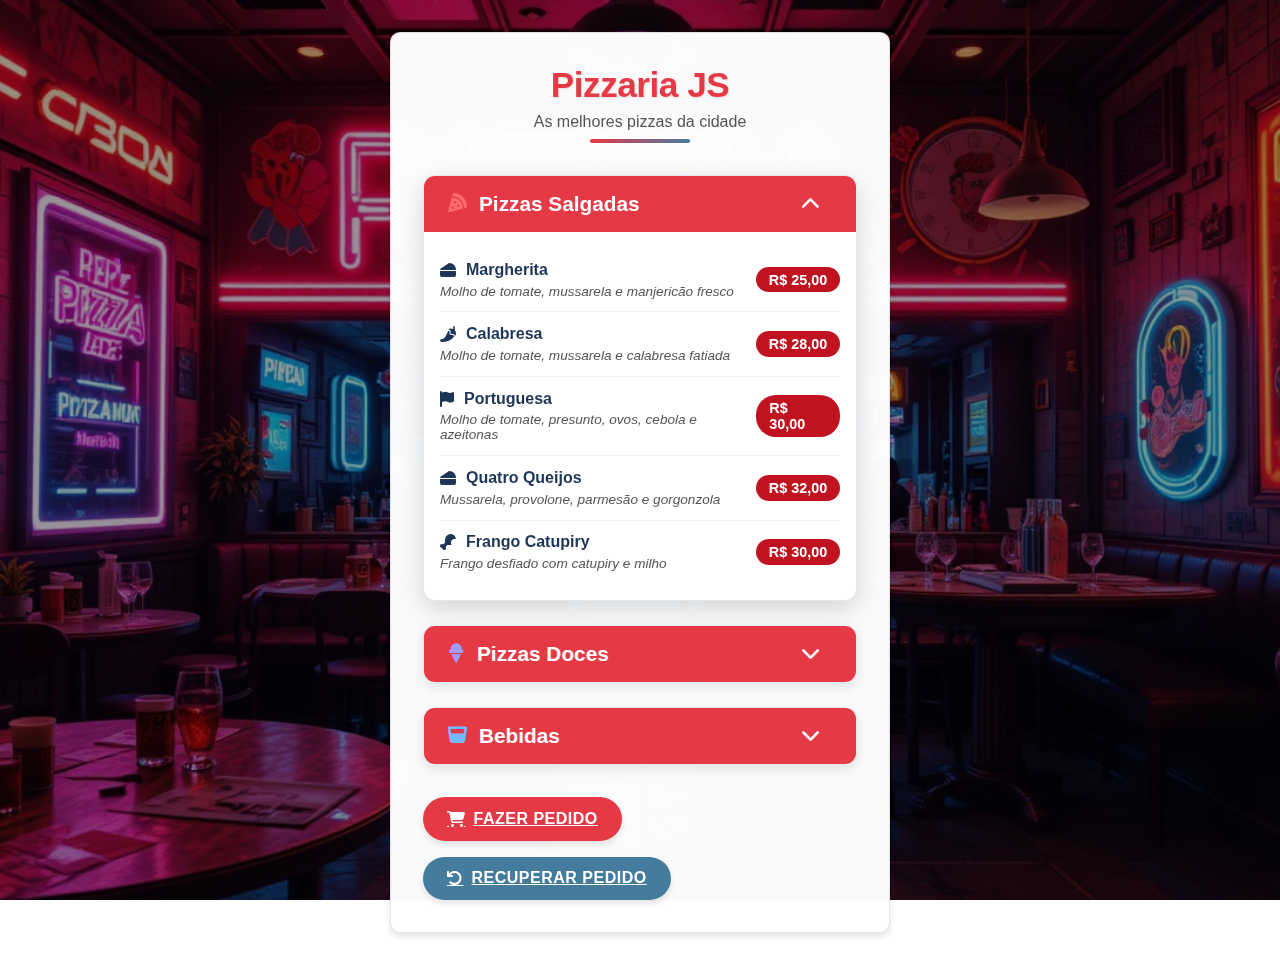
<file: index.html>
<!DOCTYPE html>
<html lang="pt-BR">
<head>
    <!-- Configurações básicas da página -->
    <meta charset="UTF-8">
    <meta name="viewport" content="width=device-width, initial-scale=1.0">
    <title>Pizzaria JS - Cardápio Digital</title>
    <link rel="icon" type="image/png" href="icon.png">
    
    <!-- Links para folhas de estilo -->
    <link rel="stylesheet" href="styles.css">
    <link rel="stylesheet" href="https://cdnjs.cloudflare.com/ajax/libs/font-awesome/6.4.0/css/all.min.css">
</head>
<body>
    <!-- Container principal -->
    <div class="container">
        <!-- Cabeçalho da página -->
        <div class="cabecalho">
            <h1 class="titulo">Pizzaria JS</h1>
            <p class="subtitulo">As melhores pizzas da cidade</p>
        </div>

        <!-- Seção do cardápio -->
        <div class="cardapio">
            
            <!-- ========== PIZZAS SALGADAS ========== -->
            <div class="secao-cardapio">
                <div class="cabecalho-secao" onclick="alternarSecao(this)">
                    <i class="fas fa-pizza-slice icone-pizza"></i>
                    <h2>Pizzas Salgadas</h2>
                    <i class="fas fa-chevron-down"></i>
                </div>
                <div class="conteudo-secao">
                    <!-- Item Margherita -->
                    <div class="item-cardapio">
                        <div class="info-item">
                            <div class="nome-item">
                                <i class="fas fa-cheese"></i> Margherita
                            </div>
                            <div class="descricao-item">Molho de tomate, mussarela e manjericão fresco</div>
                        </div>
                        <span class="preco-item">R$ 25,00</span>
                    </div>
                    
                    <!-- Item Calabresa -->
                    <div class="item-cardapio">
                        <div class="info-item">
                            <div class="nome-item">
                                <i class="fas fa-pepper-hot"></i> Calabresa
                            </div>
                            <div class="descricao-item">Molho de tomate, mussarela e calabresa fatiada</div>
                        </div>
                        <span class="preco-item">R$ 28,00</span>
                    </div>
                    
                    <!-- Item Portuguesa -->
                    <div class="item-cardapio">
                        <div class="info-item">
                            <div class="nome-item">
                                <i class="fas fa-flag"></i> Portuguesa
                            </div>
                            <div class="descricao-item">Molho de tomate, presunto, ovos, cebola e azeitonas</div>
                        </div>
                        <span class="preco-item">R$ 30,00</span>
                    </div>
                    
                    <!-- Item Quatro Queijos -->
                    <div class="item-cardapio">
                        <div class="info-item">
                            <div class="nome-item">
                                <i class="fas fa-cheese"></i> Quatro Queijos
                            </div>
                            <div class="descricao-item">Mussarela, provolone, parmesão e gorgonzola</div>
                        </div>
                        <span class="preco-item">R$ 32,00</span>
                    </div>
                    
                    <!-- Item Frango Catupiry -->
                    <div class="item-cardapio">
                        <div class="info-item">
                            <div class="nome-item">
                                <i class="fas fa-drumstick-bite"></i> Frango Catupiry
                            </div>
                            <div class="descricao-item">Frango desfiado com catupiry e milho</div>
                        </div>
                        <span class="preco-item">R$ 30,00</span>
                    </div>
                </div>
            </div>

            <!-- ========== PIZZAS DOCES ========== -->
            <div class="secao-cardapio">
                <div class="cabecalho-secao" onclick="alternarSecao(this)">
                    <i class="fas fa-ice-cream icone-doce"></i>
                    <h2>Pizzas Doces</h2>
                    <i class="fas fa-chevron-down"></i>
                </div>
                <div class="conteudo-secao">
                    <!-- Item Sorvete -->
                    <div class="item-cardapio">
                        <div class="info-item">
                            <div class="nome-item">
                                <i class="fas fa-ice-cream"></i> Sorvete
                            </div>
                            <div class="descricao-item">Massa doce com sorvete de creme</div>
                        </div>
                        <span class="preco-item">R$ 20,00</span>
                    </div>
                    
                    <!-- Item Chocolate -->
                    <div class="item-cardapio">
                        <div class="info-item">
                            <div class="nome-item">
                                <i class="fas fa-candy-cane"></i> Chocolate
                            </div>
                            <div class="descricao-item">Chocolate ao leite com granulados</div>
                        </div>
                        <span class="preco-item">R$ 22,00</span>
                    </div>
                    
                    <!-- Item Açaí -->
                    <div class="item-cardapio">
                        <div class="info-item">
                            <div class="nome-item">
                                <i class="fas fa-wine-bottle"></i> Açaí
                            </div>
                            <div class="descricao-item">Creme de açaí com banana e granola</div>
                        </div>
                        <span class="preco-item">R$ 24,00</span>
                    </div>
                    
                    <!-- Item Banana Queijo -->
                    <div class="item-cardapio">
                        <div class="info-item">
                            <div class="nome-item">
                                <i class="fas fa-apple-alt"></i> Banana Queijo
                            </div>
                            <div class="descricao-item">Banana caramelizada com queijo derretido</div>
                        </div>
                        <span class="preco-item">R$ 26,00</span>
                    </div>
                </div>
            </div>

            <!-- ========== BEBIDAS ========== -->
            <div class="secao-cardapio">
                <div class="cabecalho-secao" onclick="alternarSecao(this)">
                    <i class="fas fa-glass-whiskey icone-bebida"></i>
                    <h2>Bebidas</h2>
                    <i class="fas fa-chevron-down"></i>
                </div>
                <div class="conteudo-secao">
                    <!-- Item Coca-Cola -->
                    <div class="item-cardapio">
                        <div class="info-item">
                            <div class="nome-item">
                                <i class="fas fa-wine-bottle"></i> Coca-Cola
                            </div>
                            <div class="descricao-item">Lata 350ml</div>
                        </div>
                        <span class="preco-item">R$ 8,00</span>
                    </div>
                    
                    <!-- Item Guaraná -->
                    <div class="item-cardapio">
                        <div class="info-item">
                            <div class="nome-item">
                                <i class="fas fa-wine-bottle"></i> Guaraná
                            </div>
                            <div class="descricao-item">Lata 350ml</div>
                        </div>
                        <span class="preco-item">R$ 7,00</span>
                    </div>
                    
                    <!-- Item Fanta -->
                    <div class="item-cardapio">
                        <div class="info-item">
                            <div class="nome-item">
                                <i class="fas fa-wine-bottle"></i> Fanta
                            </div>
                            <div class="descricao-item">Lata 350ml</div>
                        </div>
                        <span class="preco-item">R$ 6,00</span>
                    </div>
                    
                    <!-- Item Sprite -->
                    <div class="item-cardapio">
                        <div class="info-item">
                            <div class="nome-item">
                                <i class="fas fa-wine-bottle"></i> Sprite
                            </div>
                            <div class="descricao-item">Lata 350ml</div>
                        </div>
                        <span class="preco-item">R$ 6,00</span>
                    </div>
                    
                    <!-- Item Pepsi -->
                    <div class="item-cardapio">
                        <div class="info-item">
                            <div class="nome-item">
                                <i class="fas fa-wine-bottle"></i> Pepsi
                            </div>
                            <div class="descricao-item">Lata 350ml</div>
                        </div>
                        <span class="preco-item">R$ 7,00</span>
                    </div>
                </div>
            </div>
        </div>

        <!-- Botão para fazer pedido -->
        <a href="pedido.html" class="botao principal efeito-pulsar">
            <i class="fas fa-shopping-cart"></i> Fazer Pedido
        </a>
        <a href="recuperar.html" class="botao secundario" style="margin-top: 1rem;">
            <i class="fas fa-undo"></i> Recuperar Pedido
        </a>
    </div>

    <!-- Scripts JavaScript -->
    <script>
        /**
         * Alterna a visibilidade de uma seção do cardápio
         * @param {HTMLElement} cabecalho - Elemento do cabeçalho clicado
         */
        function alternarSecao(cabecalho) {
            const secao = cabecalho.parentElement;
            const conteudo = secao.querySelector('.conteudo-secao');
            const icone = cabecalho.querySelector('.fa-chevron-down');
            
            // Alterna a classe 'ativo' no conteúdo
            conteudo.classList.toggle('ativo');
            
            if (conteudo.classList.contains('ativo')) {
                icone.style.transform = 'rotate(180deg)';
                secao.style.boxShadow = '0 8px 25px rgba(0, 0, 0, 0.15)';
            } else {
                icone.style.transform = 'rotate(0deg)';
                secao.style.boxShadow = '0 4px 12px rgba(0, 0, 0, 0.1)';
            }
        }

        // Quando o documento estiver carregado
        document.addEventListener('DOMContentLoaded', function() {
            // Abre a primeira seção automaticamente
            const primeiraSecao = document.querySelector('.secao-cardapio');
            if (primeiraSecao) {
                const primeiroConteudo = primeiraSecao.querySelector('.conteudo-secao');
                const primeiroIcone = primeiraSecao.querySelector('.fa-chevron-down');
                primeiroConteudo.classList.add('ativo');
                primeiroIcone.style.transform = 'rotate(180deg)';
                primeiraSecao.style.boxShadow = '0 8px 25px rgba(0, 0, 0, 0.15)';
            }
        });
    </script>
</body>
</html>
</file>
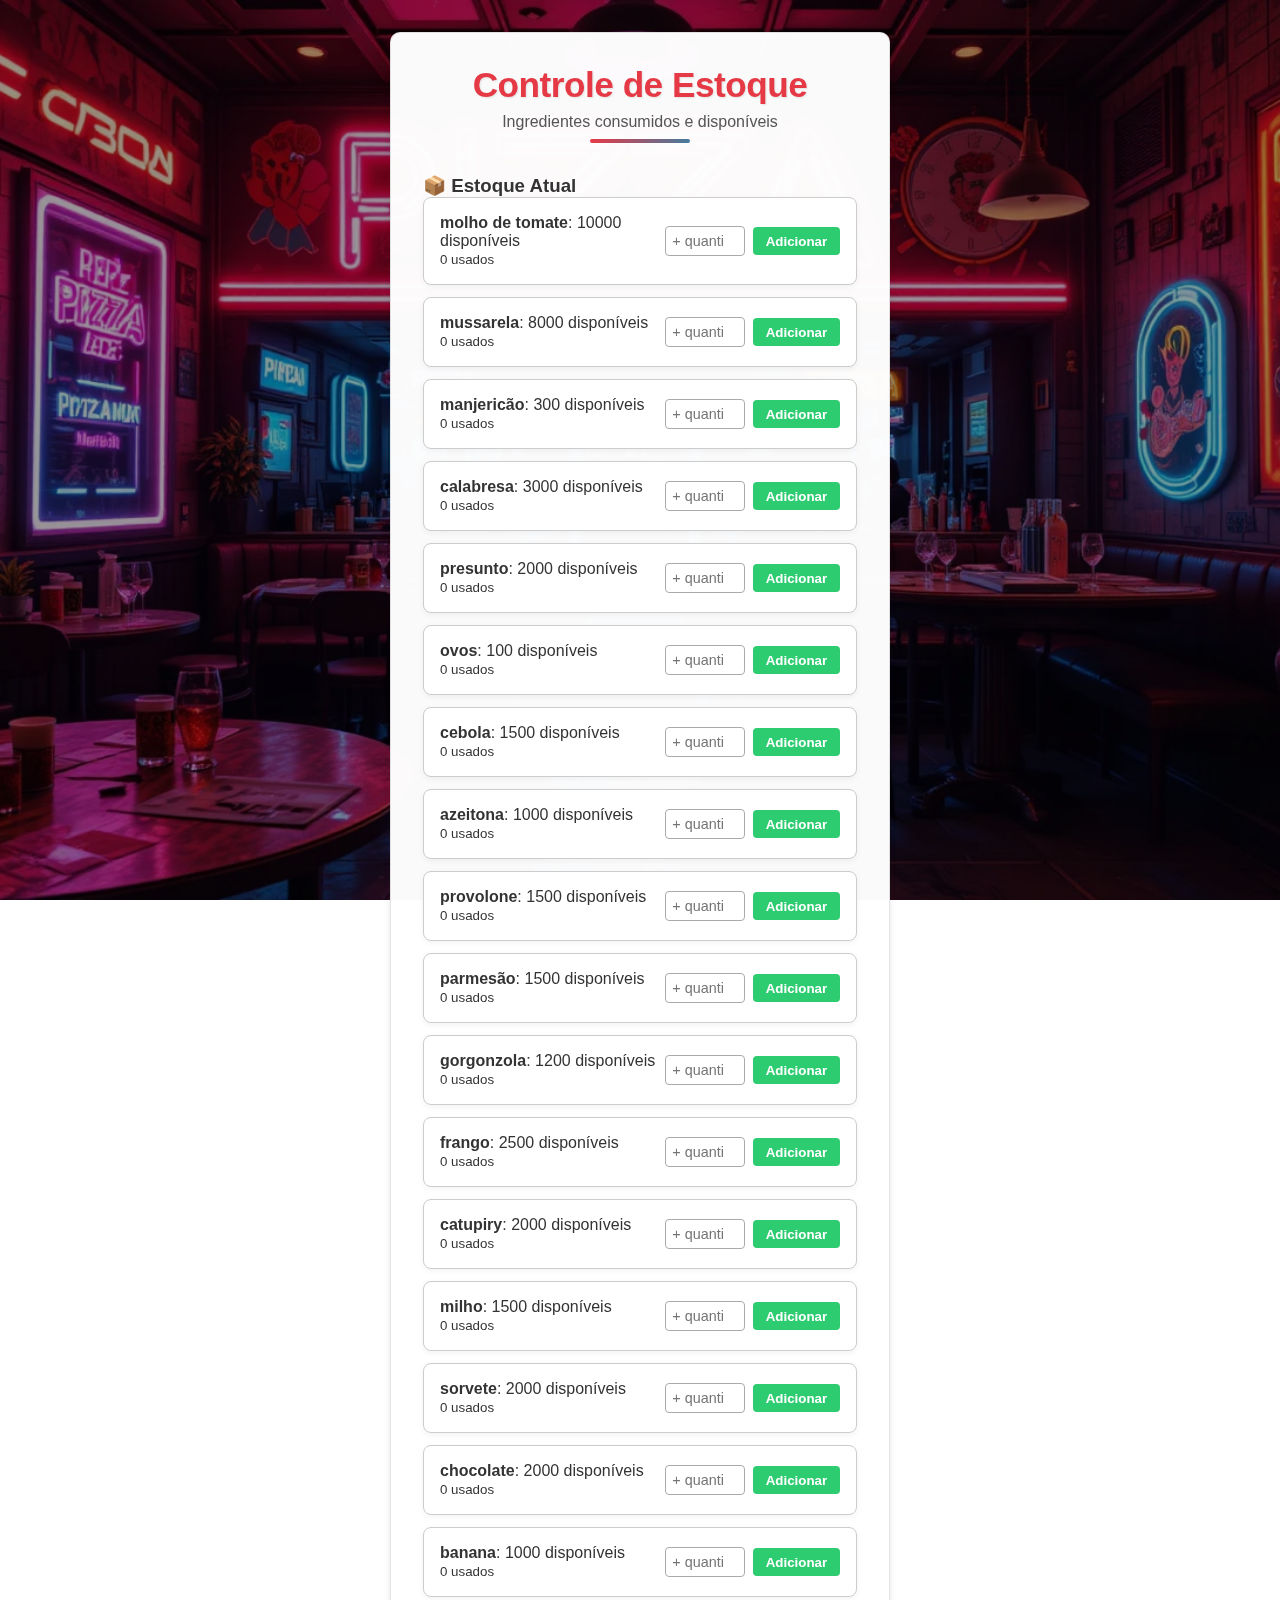
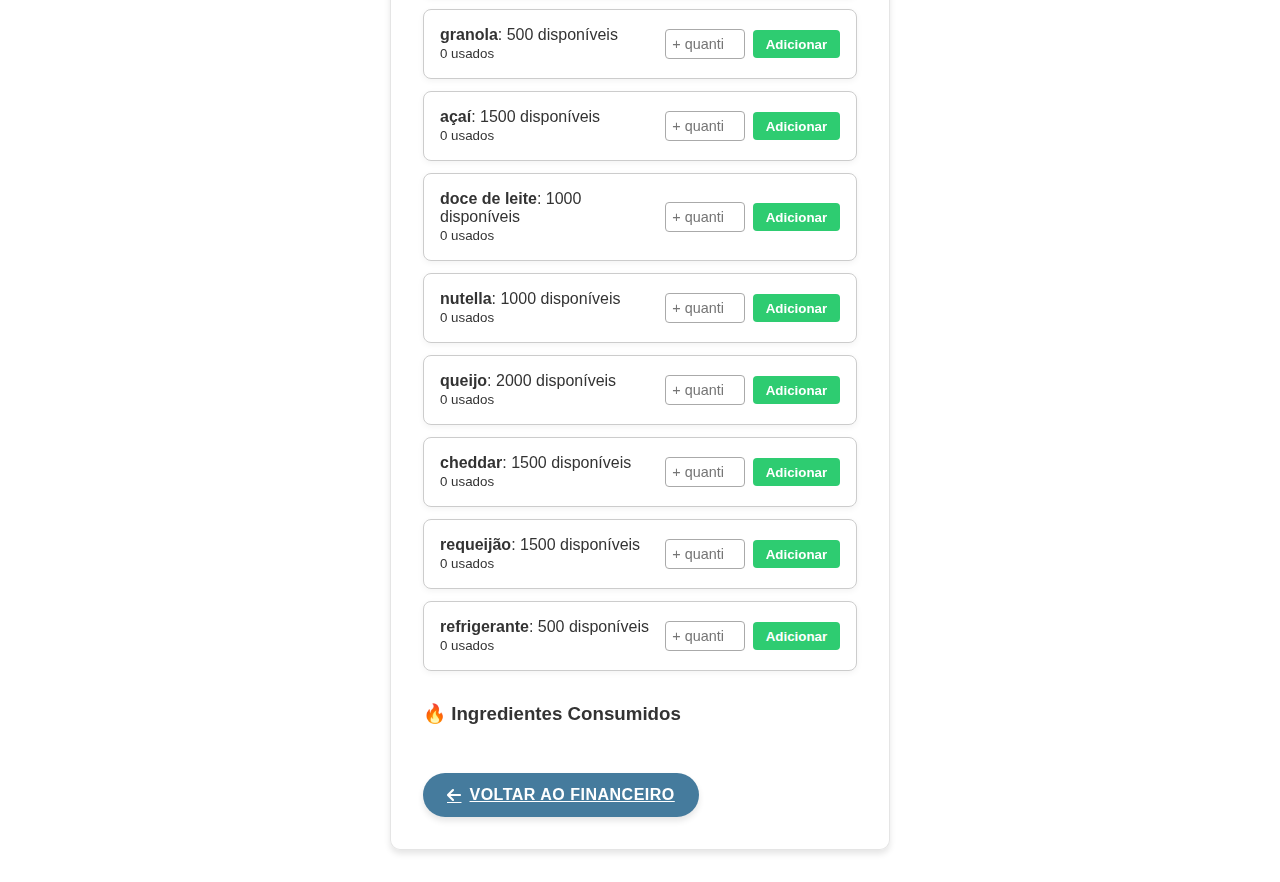
<file: estoque.html>
<!DOCTYPE html>
<html lang="pt-BR">
<head>
  <meta charset="UTF-8">
  <meta name="viewport" content="width=device-width, initial-scale=1.0">
  <title>Estoque - Pizzaria JS</title>
  <link rel="stylesheet" href="styles.css">
  <link rel="stylesheet" href="https://cdnjs.cloudflare.com/ajax/libs/font-awesome/6.4.0/css/all.min.css">

    <style>
      .lista-estoque, .lista-consumo {
        display: flex;
        flex-direction: column;
        gap: 0.75rem;
      }

      .item-estoque, .item-consumo {
        background: #fff;
        border: 1px solid #ccc;
        padding: 1rem;
        border-radius: 8px;
        display: flex;
        justify-content: space-between;
        align-items: center;
        box-shadow: 0 2px 6px rgba(0, 0, 0, 0.05);
      }

      .item-estoque span {
        flex: 1;
      }

      .item-estoque input {
        width: 80px;
        padding: 0.4rem;
        font-size: 0.9rem;
        border: 1px solid #aaa;
        border-radius: 4px;
        margin-right: 0.5rem;
      }

      .item-estoque button {
        padding: 0.4rem 0.8rem;
        background-color: #2ecc71;
        border: none;
        color: white;
        border-radius: 4px;
        cursor: pointer;
        font-weight: bold;
      }

      .item-estoque button:hover {
        background-color: #27ae60;
      }
    </style>
    
<body>
  <div class="container">
    <div class="cabecalho">
      <h1 class="titulo">Controle de Estoque</h1>
      <p class="subtitulo">Ingredientes consumidos e disponíveis</p>
    </div>

    <div class="grupo-formulario">
      <h3>📦 Estoque Atual</h3>
      
    <div id="listaEstoque" class="lista-estoque melhorada" style="margin-bottom: 2rem;"></div>
    
    </div>

    <div class="grupo-formulario">
      <h3>🔥 Ingredientes Consumidos</h3>
      
    <div id="ingredientesConsumidos" class="lista-consumo melhorada"></div>
    
    </div>

    <a href="financeiro.html" class="botao secundario" style="margin-top: 1.5rem;">
      <i class="fas fa-arrow-left"></i> Voltar ao Financeiro
    </a>
  </div>

  <script>
    const estoquePadrao = {
      "molho de tomate": 10000,
      "mussarela": 8000,
      "manjericão": 300,
      "calabresa": 3000,
      "presunto": 2000,
      "ovos": 100,
      "cebola": 1500,
      "azeitona": 1000,
      "provolone": 1500,
      "parmesão": 1500,
      "gorgonzola": 1200,
      "frango": 2500,
      "catupiry": 2000,
      "milho": 1500,
      "sorvete": 2000,
      "chocolate": 2000,
      "banana": 1000,
      "granola": 500,
      "açaí": 1500,
      "doce de leite": 1000,
      "nutella": 1000,
      "queijo": 2000,
      "cheddar": 1500,
      "requeijão": 1500,
      "refrigerante": 500
    };

    const ingredientesPorPizza = {
      "Margherita": { "molho de tomate": 100, "mussarela": 120, "manjericão": 5 },
      "Calabresa": { "molho de tomate": 100, "mussarela": 100, "calabresa": 80 },
      "Portuguesa": { "molho de tomate": 100, "presunto": 60, "mussarela": 80, "ovos": 1, "cebola": 30, "azeitona": 10 },
      "Quatro Queijos": { "mussarela": 50, "provolone": 50, "parmesão": 50, "gorgonzola": 50 },
      "Frango Catupiry": { "frango": 100, "catupiry": 50, "milho": 30 },
      "Sorvete": { "sorvete": 150 },
      "Chocolate": { "chocolate": 100 },
      "Açaí": { "açaí": 150, "banana": 50, "granola": 30 },
      "Banana Queijo": { "banana": 100, "queijo": 50 }
    };

    const ingredientesPorBorda = {
      "Catupiry": { "catupiry": 30 },
      "Cheddar": { "cheddar": 30 },
      "Queijo": { "queijo": 30 },
      "Requeijão": { "requeijão": 30 },
      "Chocolate": { "chocolate": 30 },
      "Doce de Leite": { "doce de leite": 30 },
      "Nutella": { "nutella": 30 },
      "Sem Borda": {}
    };

    const ingredientesPorBebida = {
      "Coca-Cola": { "refrigerante": 1 },
      "Guaraná": { "refrigerante": 1 },
      "Fanta": { "refrigerante": 1 },
      "Sprite": { "refrigerante": 1 },
      "Pepsi": { "refrigerante": 1 },
      "Sem Refrigerante": {}
    };

    function calcularConsumo(pedidos) {
      const consumo = {};
      pedidos.forEach(pedido => {
        pedido.pizzas.forEach(pizza => {
          const ingPizza = ingredientesPorPizza[pizza.sabor] || {};
          for (const ing in ingPizza) {
            consumo[ing] = (consumo[ing] || 0) + ingPizza[ing];
          }
          const ingBorda = ingredientesPorBorda[pizza.borda] || {};
          for (const ing in ingBorda) {
            consumo[ing] = (consumo[ing] || 0) + ingBorda[ing];
          }
        });
        const ingBebida = ingredientesPorBebida[pedido.bebida.nome] || {};
        for (const ing in ingBebida) {
          consumo[ing] = (consumo[ing] || 0) + ingBebida[ing];
        }
      });
      return consumo;
    }

    function renderEstoque(consumo) {
      const ulEstoque = document.getElementById("listaEstoque");
      const ulConsumido = document.getElementById("ingredientesConsumidos");
      ulEstoque.innerHTML = "";
      ulConsumido.innerHTML = "";

      for (const item in estoquePadrao) {
        const usado = consumo[item] || 0;
        const restante = estoquePadrao[item] - usado;
        
        const div = document.createElement("div");
        div.className = "item-estoque";
        div.innerHTML = `
          <span><strong>${item}</strong>: ${restante} disponíveis <br> <small>${usado} usados</small></span>
          <input type="number" data-item="${item}" placeholder="+ quantidade">
          <button class="adicionar-estoque" data-item="${item}">Adicionar</button>
        `;
        ulEstoque.appendChild(div);
    

        if (usado > 0) {
          
          const divC = document.createElement("div");
          divC.className = "item-consumo";
          divC.innerHTML = `<strong>${item}</strong>: ${usado}`;
          ulConsumido.appendChild(divC);
    
        }
      }
    }

    document.addEventListener("DOMContentLoaded", () => {
      const pedidos = JSON.parse(localStorage.getItem("todosPedidos")) || [];
      const consumo = calcularConsumo(pedidos);
      
      renderEstoque(consumo);

      // Permitir recarga de página sem perder dados temporários
      document.querySelectorAll("button.adicionar-estoque").forEach(btn => {
        btn.addEventListener("click", e => {
          const item = btn.dataset.item;
          const input = document.querySelector(`input[data-item='${item}']`);
          const quantidade = parseFloat(input.value);
          if (!isNaN(quantidade) && quantidade > 0) {
            estoquePadrao[item] += quantidade;
            localStorage.setItem("estoqueExtra", JSON.stringify({ ...(JSON.parse(localStorage.getItem("estoqueExtra")) || {}), [item]: estoquePadrao[item] }));
            location.reload();
          }
        });
      });
    
    });
  </script>
</body>
</html>
</file>
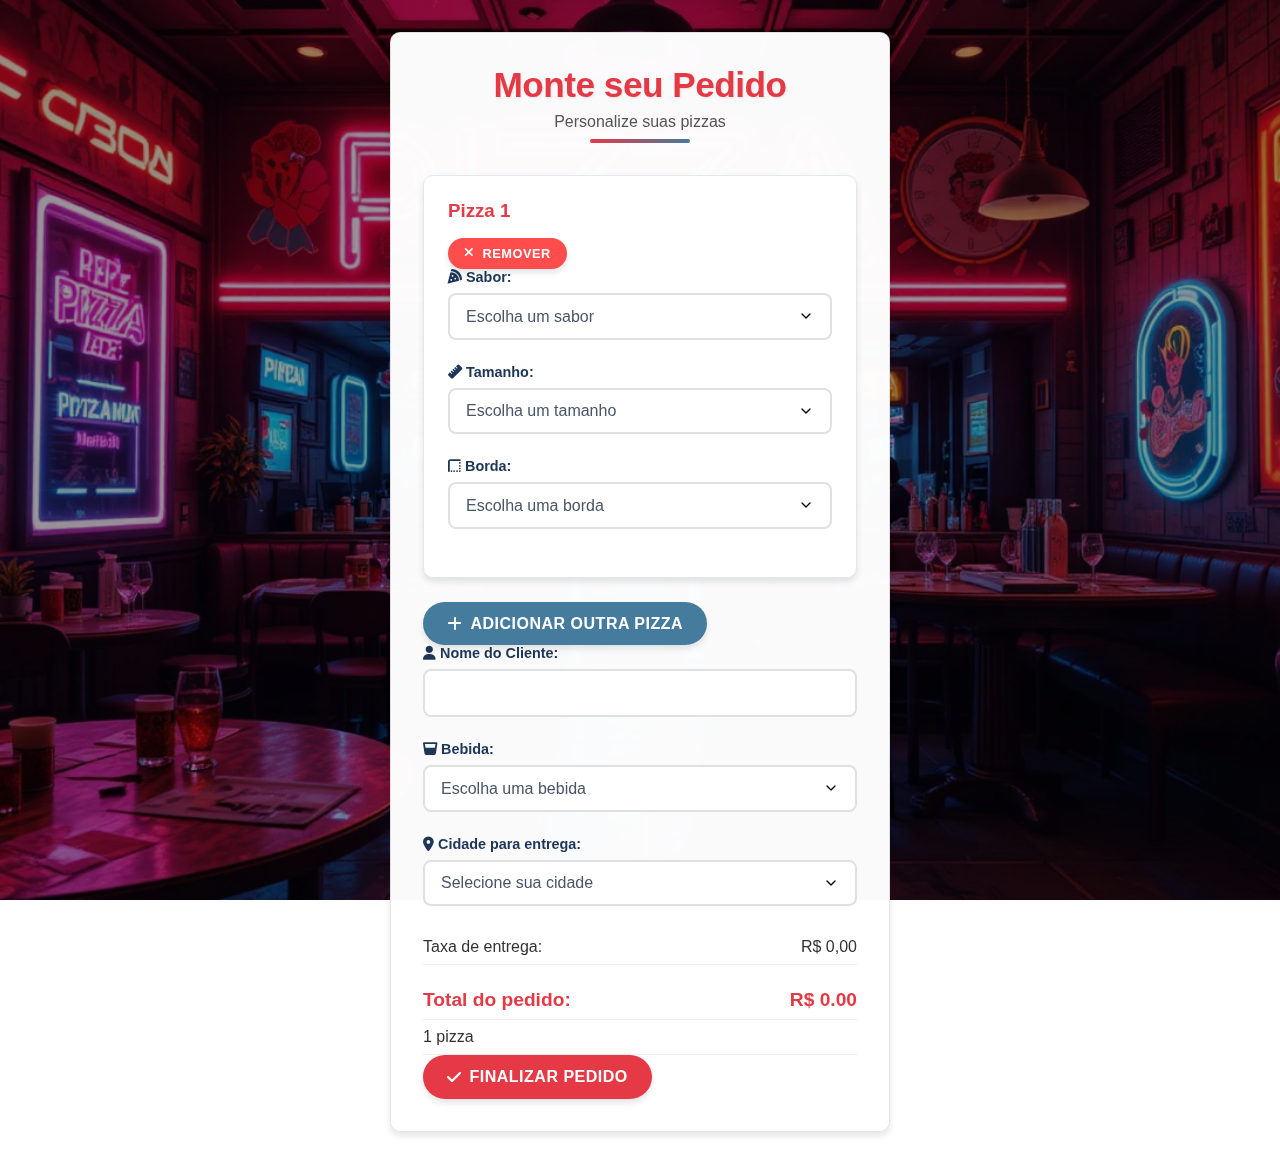
<file: pedido.html>
<!DOCTYPE html>
<html lang="pt-BR">
<head>
    <meta charset="UTF-8">
    <meta name="viewport" content="width=device-width, initial-scale=1.0">
    <title>Pizzaria JS - Monte Seu Pedido</title>
    <link rel="stylesheet" href="styles.css">
    <link rel="stylesheet" href="https://cdnjs.cloudflare.com/ajax/libs/font-awesome/6.4.0/css/all.min.css">
</head>
<body>
    <div class="container">
        <div class="cabecalho">
            <h1 class="titulo">Monte seu Pedido</h1>
            <p class="subtitulo">Personalize suas pizzas</p>
        </div>

        <form id="formularioPedido">
            <div id="areaPizzas">
                <!-- Pizza inicial -->
                <div class="card-pizza">
                    <div class="cabecalho-pizza">
                        <h3>Pizza 1</h3>
                        <button type="button" class="botao remover-pizza" disabled>
                            <i class="fas fa-times"></i> Remover
                        </button>
                    </div>
                    <div class="grupo-formulario">
                        <label for="sabor1" class="rotulo">
                            <i class="fas fa-pizza-slice"></i> Sabor:
                        </label>
                        <select id="sabor1" class="entrada-pedido selecao" required>
                            <option value="" disabled selected>Escolha um sabor</option>
                            <option value="margherita">Margherita</option>
                            <option value="calabresa">Calabresa</option>
                            <option value="portuguesa">Portuguesa</option>
                            <option value="quatro-queijos">Quatro Queijos</option>
                            <option value="frango-catupiry">Frango com Catupiry</option>
                            <option value="sorvete">Sorvete</option>
                            <option value="chocolate">Chocolate</option>
                            <option value="acai">Açaí</option>
                            <option value="banana-queijo">Banana com Queijo</option>
                        </select>
                    </div>
                    <div class="grupo-formulario">
                        <label for="tamanho1" class="rotulo">
                            <i class="fas fa-ruler"></i> Tamanho:
                        </label>
                        <select id="tamanho1" class="entrada-pedido selecao" required>
                            <option value="" disabled selected>Escolha um tamanho</option>
                            <option value="pequena">Pequena</option>
                            <option value="media">Média</option>
                            <option value="grande">Grande</option>
                        </select>
                    </div>
                    <div class="grupo-formulario">
                        <label for="borda1" class="rotulo">
                            <i class="fas fa-border-style"></i> Borda:
                        </label>
                        <select id="borda1" class="entrada-pedido selecao" required>
                            <option value="" disabled selected>Escolha uma borda</option>
                            <option value="catupiry">Catupiry</option>
                            <option value="cheddar">Cheddar</option>
                            <option value="queijo">Queijo</option>
                            <option value="requeijao">Requeijão</option>
                            <option value="chocolate">Chocolate</option>
                            <option value="doce-de-leite">Doce de Leite</option>
                            <option value="nutella">Nutella</option>
                            <option value="sem-borda">Sem Borda</option>
                        </select>
                    </div>
                </div>
            </div>

            <button type="button" id="botaoAdicionarPizza" class="botao secundario">
                <i class="fas fa-plus"></i> Adicionar outra pizza
            </button>

            <div class="grupo-formulario">
                <label for="nomeCliente" class="rotulo">
                    <i class="fas fa-user"></i> Nome do Cliente:
                </label>
                <input type="text" id="nomeCliente" class="entrada-pedido" required>
            </div>

            <div class="grupo-formulario">
                <label for="bebida" class="rotulo">
                    <i class="fas fa-glass-whiskey"></i> Bebida:
                </label>
                <select id="bebida" class="entrada-pedido selecao" required>
                    <option value="" disabled selected>Escolha uma bebida</option>
                    <option value="coca-cola">Coca-Cola</option>
                    <option value="guarana">Guaraná</option>
                    <option value="fanta">Fanta</option>
                    <option value="sprite">Sprite</option>
                    <option value="pepsi">Pepsi</option>
                    <option value="sem-refrigerante">Sem refrigerante</option>
                </select>
            </div>

            <div class="grupo-formulario">
                <label for="cidade" class="rotulo">
                    <i class="fas fa-map-marker-alt"></i> Cidade para entrega:
                </label>
                <select id="cidade" class="entrada-pedido selecao" required>
                    <option value="" disabled selected>Selecione sua cidade</option>
                    <option value="Brasília">Brasília</option>
                    <option value="Gama">Gama</option>
                    <option value="Taguatinga">Taguatinga</option>
                    <option value="Brazlândia">Brazlândia</option>
                    <option value="Sobradinho">Sobradinho</option>
                    <option value="Planaltina">Planaltina</option>
                    <option value="Paranoá">Paranoá</option>
                    <option value="Núcleo Bandeirante">Núcleo Bandeirante</option>
                    <option value="Ceilândia">Ceilândia</option>
                    <option value="Guará">Guará</option>
                </select>
            </div>

            <div class="item-resumo">
                <span>Taxa de entrega:</span>
                <span id="taxaEntrega">R$ 0,00</span>
            </div>

            <div class="item-resumo resumo-total">
                <span>Total do pedido:</span>
                <span id="totalPedido">R$ 0,00</span>
            </div>

            <div id="contadorPizzas" class="item-resumo">1 pizza</div>

            <div id="mensagemFeedback" class="mensagem-feedback"></div>

            <button type="submit" class="botao principal">
                <i class="fas fa-check"></i> Finalizar Pedido
            </button>
        </form>
    </div>

    <div class="container-foguete">
        <div class="foguete">🚀</div>
    </div>

    <script src="script.js"></script>
    <script>
  document.addEventListener('DOMContentLoaded', () => {
    alert("Por favor, informe seu nome completo (nome e sobrenome) no campo de Nome do Cliente.");
  });
</script>
</body>
</html>
</file>
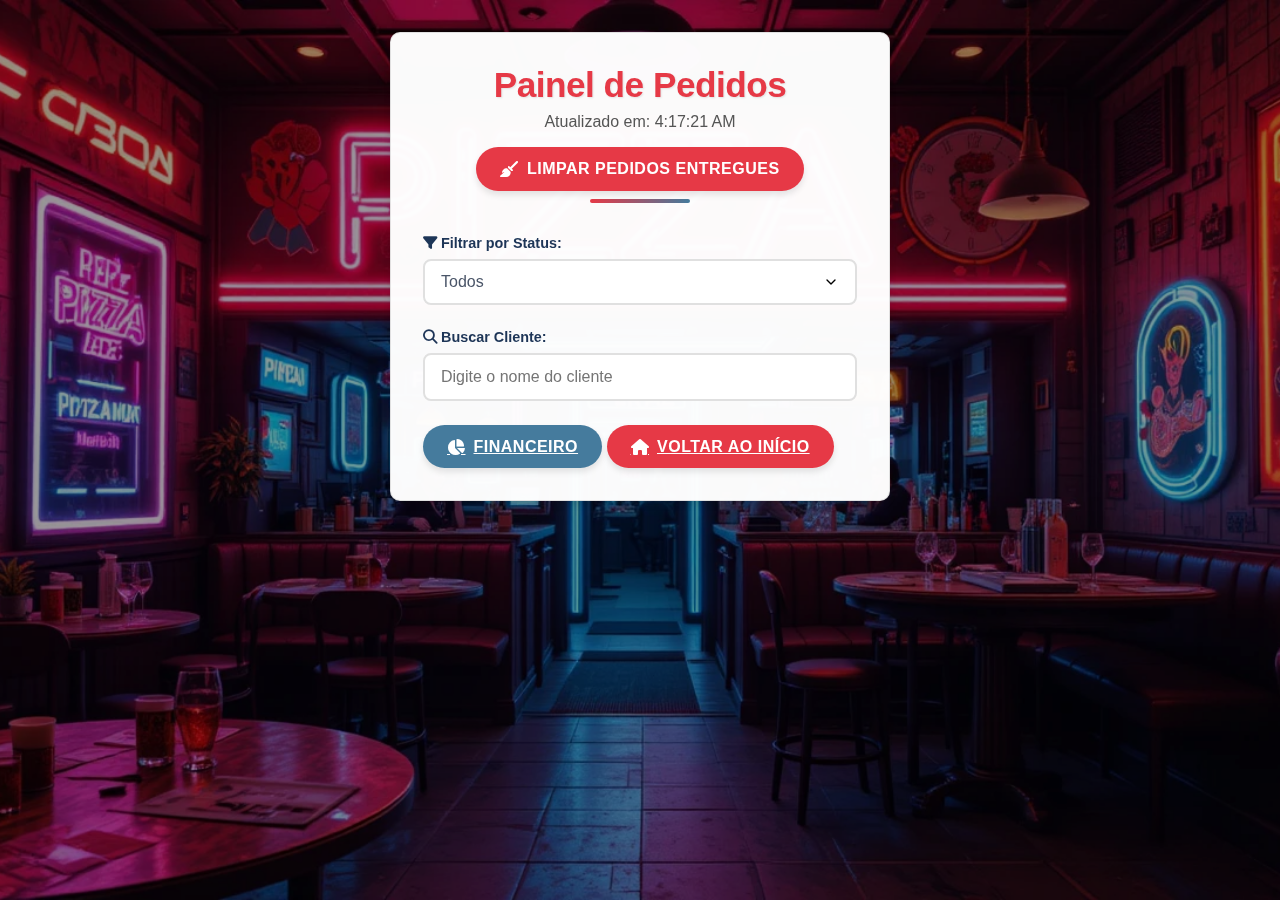
<file: pedidos.html>
<!DOCTYPE html>
<html lang="pt-BR">
<head>
    <meta charset="UTF-8">
    <meta name="viewport" content="width=device-width, initial-scale=1.0">
    <title>Pizzaria JS - Pedidos</title>
    <link rel="stylesheet" href="styles.css">
    <link rel="stylesheet" href="https://cdnjs.cloudflare.com/ajax/libs/font-awesome/6.4.0/css/all.min.css">
</head>
<body>
    <script>
        //Restante do seu código existente...
        document.addEventListener('DOMContentLoaded', function() {
            // Seu código atual continua aqui
        });
    </script>
    <div class="container">
        <div class="cabecalho">
            <h1 class="titulo">Painel de Pedidos</h1>
            <p class="subtitulo" id="statusAtualizacao">Atualizado em: ${new Date().toLocaleTimeString()}</p>
            <button id="limparEntregues" class="botao pequeno perigo">
                <i class="fas fa-broom"></i> Limpar Pedidos Entregues
            </button>
        </div>

        <!-- Adicionar após o cabeçalho -->
    <div class="filtros-pedidos">
    <div class="grupo-formulario">
        <label for="filtroStatus" class="rotulo">
            <i class="fas fa-filter"></i> Filtrar por Status:
        </label>
        <select id="filtroStatus" class="entrada-pedido selecao" onchange="filtrarPedidos()">
            <option value="TODOS">Todos</option>
            <option value="RECEBIDO">Recebidos</option>
            <option value="PREPARANDO">Preparando</option>
            <option value="ENVIADO">Enviados</option>
            <option value="ENTREGUE">Entregues</option>
        </select>
    </div>
    
    <div class="grupo-formulario">
        <label for="buscaCliente" class="rotulo">
            <i class="fas fa-search"></i> Buscar Cliente:
        </label>
        <input type="text" id="buscaCliente" class="entrada-pedido" 
               placeholder="Digite o nome do cliente" oninput="filtrarPedidos()">
    </div>
    </div>

        <div id="listaPedidos">
            <div class="mensagem-feedback" id="semPedidos">
                <i class="fas fa-info-circle"></i> Nenhum pedido no momento
            </div>
        </div>

        <a href="financeiro.html" class="botao secundario">
            <i class="fas fa-chart-pie"></i> Financeiro
        </a>

        <a href="index.html" class="botao principal">
            <i class="fas fa-home"></i> Voltar ao início
        </a>
    </div>

    <script>
        // Variável para o canal de comunicação
        let pedidosChannel;
        
        // Função principal para carregar pedidos
        function carregarPedidos() {
            const pedidos = JSON.parse(localStorage.getItem('todosPedidos')) || [];
            const listaPedidos = document.getElementById('listaPedidos');
            
            document.getElementById('statusAtualizacao').textContent = 
                `Atualizado em: ${new Date().toLocaleTimeString()}`;
            
            if (pedidos.length === 0) {
                document.getElementById('semPedidos').style.display = 'block';
                listaPedidos.innerHTML = '';
                return;
            }
            
            document.getElementById('semPedidos').style.display = 'none';
            listaPedidos.innerHTML = '';
            
            // Ordena por status e data
            const pedidosOrdenados = [...pedidos].sort((a, b) => {
                const ordemStatus = ['RECEBIDO', 'PREPARANDO', 'ENVIADO', 'ENTREGUE'];
                const diffStatus = ordemStatus.indexOf(a.status) - ordemStatus.indexOf(b.status);
                return diffStatus !== 0 ? diffStatus : new Date(b.dataPedido) - new Date(a.dataPedido);
            });

            pedidosOrdenados.forEach(pedido => {
                const cardPedido = document.createElement('div');
                cardPedido.className = 'card-pedido';
                cardPedido.setAttribute('data-id', pedido.id);
                
                cardPedido.innerHTML = `
                    <div class="cabecalho-pedido">
                        <h3>${pedido.nomeCliente} <small>#${pedido.id.toString().slice(-4)}</small></h3>
                        <span class="status-pedido ${pedido.status.toLowerCase()}">${pedido.status}</span>
                        <span class="data-pedido">${new Date(pedido.dataPedido).toLocaleString()}</span>
                    </div>
                    
                    <div class="detalhes-pedido">
                        <!-- Pizzas -->
                        <div class="grupo-detalhes">
                            <h4><i class="fas fa-pizza-slice"></i> Pizzas (${pedido.pizzas.length})</h4>
                            ${pedido.pizzas.map(pizza => `
                                <div class="item-detalhe">
                                    <span>${pizza.sabor} - ${pizza.tamanho} (${pizza.borda})</span>
                                    <span>R$ ${pizza.preco}</span>
                                </div>
                            `).join('')}
                        </div>
                        
                        <!-- Bebida -->
                        <div class="grupo-detalhes">
                            <h4><i class="fas fa-glass-whiskey"></i> Bebida</h4>
                            <div class="item-detalhe">
                                <span>${pedido.bebida.nome}</span>
                                <span>R$ ${pedido.bebida.preco}</span>
                            </div>
                        </div>
                        
                        <!-- Informações -->
                        <div class="grupo-detalhes">
                            <div class="item-detalhe">
                                <span><i class="fas fa-map-marker-alt"></i> Entrega</span>
                                <span>${pedido.cidade}</span>
                            </div>
                            <div class="item-detalhe">
                                <span><i class="fas fa-truck"></i> Taxa</span>
                                <span>R$ ${pedido.taxaEntrega}</span>
                            </div>
                            <div class="item-detalhe resumo-total">
                                <span><i class="fas fa-receipt"></i> Total</span>
                                <span>R$ ${pedido.total}</span>
                            </div>
                        </div>
                    </div>
                    
                    <div class="acoes-pedido">
                        ${pedido.status === 'RECEBIDO' ? `
                            <button class="botao pequeno principal" onclick="atualizarStatus(${pedido.id}, 'PREPARANDO')">
                                <i class="fas fa-utensils"></i> Preparar
                            </button>
                        ` : ''}
                        ${pedido.status === 'PREPARANDO' ? `
                            <button class="botao pequeno principal" onclick="atualizarStatus(${pedido.id}, 'ENVIADO')">
                                <i class="fas fa-motorcycle"></i> Enviar
                            </button>
                        ` : ''}
                        ${pedido.status === 'ENVIADO' ? `
                            <button class="botao pequeno principal" onclick="atualizarStatus(${pedido.id}, 'ENTREGUE')">
                                <i class="fas fa-check"></i> Entregue
                            </button>
                        ` : ''}
                        ${pedido.status === 'ENTREGUE' ? `
                            <button class="botao pequeno perigo" onclick="excluirPedido(${pedido.id})">
                                <i class="fas fa-trash"></i> Excluir
                            </button>
                        ` : ''}
                    </div>
                `;
                
                listaPedidos.appendChild(cardPedido);
            });
        }

        // Funções de apoio (manter as existentes)
        function atualizarStatus(id, novoStatus) {
            const pedidos = JSON.parse(localStorage.getItem('todosPedidos')) || [];
            const pedidoIndex = pedidos.findIndex(p => p.id === id);
    
            if (pedidoIndex !== -1) {
                pedidos[pedidoIndex].status = novoStatus;
                localStorage.setItem('todosPedidos', JSON.stringify(pedidos));
        
                // Notificar atualização
                if (typeof BroadcastChannel !== 'undefined') {
                    const channel = new BroadcastChannel('atualizacao_status');
                    channel.postMessage({
                        id: id,
                        status: novoStatus
                    });
                    setTimeout(() => channel.close(), 100);
                }
        
                carregarPedidos();
            }
        }

        function excluirPedido(id) {
            if (confirm('Tem certeza que deseja excluir este pedido?')) {
                const pedidos = JSON.parse(localStorage.getItem('todosPedidos')) || [];
                const pedidoExcluido = pedidos.find(p => p.id === id);
        
                if (pedidoExcluido) {
                    // Calcula os valores do pedido excluído
                    let gastosPizzas = 0;
                    pedidoExcluido.pizzas.forEach(pizza => {
                        gastosPizzas += parseFloat(pizza.preco) * (PERCENTUAL_GASTO_PIZZA / 100);
                    });
            
                    const gastosBebidas = parseFloat(pedidoExcluido.bebida.preco) * (PERCENTUAL_GASTO_BEBIDA / 100);
                    const totalGastos = gastosPizzas + gastosBebidas;
                    const receita = parseFloat(pedidoExcluido.total);
                    const lucroLiquido = receita - totalGastos;
                    const reservaTecnica = lucroLiquido * (PERCENTUAL_RESERVA / 100);
            
                    // Atualiza os totais acumulados
                    const totaisAcumulados = JSON.parse(localStorage.getItem('totaisAcumulados')) || {
                        receitaTotal: 0,
                        gastosPizzas: 0,
                        gastosBebidas: 0,
                        totalGastos: 0,
                        lucroLiquido: 0,
                        reservaTecnica: 0
                    };
            
                    totaisAcumulados.receitaTotal += receita;
                    totaisAcumulados.gastosPizzas += gastosPizzas;
                    totaisAcumulados.gastosBebidas += gastosBebidas;
                    totaisAcumulados.totalGastos += totalGastos;
                    totaisAcumulados.lucroLiquido += (lucroLiquido - reservaTecnica);
                    totaisAcumulados.reservaTecnica += reservaTecnica;
            
                    localStorage.setItem('totaisAcumulados', JSON.stringify(totaisAcumulados));
            
                    // Remove o pedido da lista
                    const novosPedidos = pedidos.filter(p => p.id !== id);
                    localStorage.setItem('todosPedidos', JSON.stringify(novosPedidos));
                    
                    // Animação de remoção
                    const card = document.querySelector(`.card-pedido[data-id="${id}"]`);
                    if (card) {
                        card.classList.add('removing');
                        setTimeout(() => carregarPedidos(), 500);
                    } else {
                        carregarPedidos();
                    }
                }
            }
        }

        // Inicialização
        document.addEventListener('DOMContentLoaded', () => {
            // Configurar BroadcastChannel
            if (typeof BroadcastChannel !== 'undefined') {
                pedidosChannel = new BroadcastChannel('pedidos_channel');
                
                pedidosChannel.addEventListener('message', (event) => {
                    if (event.data.type === 'novo_pedido') {
                        // Adiciona o novo pedido e recarrega
                        const pedidos = JSON.parse(localStorage.getItem('todosPedidos')) || [];
                        pedidos.unshift(event.data.pedido);
                        localStorage.setItem('todosPedidos', JSON.stringify(pedidos));
                        carregarPedidos();
                    } else if (event.data.type === 'status_alterado') {
                        // Atualiza status se necessário
                        const pedidos = JSON.parse(localStorage.getItem('todosPedidos')) || [];
                        const pedido = pedidos.find(p => p.id === event.data.id);
                        if (pedido) {
                            pedido.status = event.data.novoStatus;
                            localStorage.setItem('todosPedidos', JSON.stringify(pedidos));
                            carregarPedidos();
                        }
                    }
                });
            }
            
            // Fallback para eventos de storage
            window.addEventListener('storage', (event) => {
                if (event.key === 'todosPedidos' || event.key === 'ultimaAtualizacao') {
                    carregarPedidos();
                }
            });
            
            // Carregar pedidos inicialmente
            carregarPedidos();
            
            // Atualizar a cada 30 segundos (fallback)
            setInterval(carregarPedidos, 30000);
        });

        function limparPedidosEntregues() {
    if (confirm('Deseja realmente remover TODOS os pedidos marcados como ENTREGUE?\nEsta ação não pode ser desfeita!')) {
        const pedidos = JSON.parse(localStorage.getItem('todosPedidos')) || [];
        
        // Filtra apenas os pedidos NÃO entregues
        const pedidosAtivos = pedidos.filter(pedido => pedido.status !== 'ENTREGUE');
        
        // Atualiza o localStorage
        localStorage.setItem('todosPedidos', JSON.stringify(pedidosAtivos));
        
        // Feedback visual
        const feedback = document.createElement('div');
        feedback.className = 'mensagem-feedback sucesso';
        feedback.innerHTML = `<i class="fas fa-check-circle"></i> ${pedidos.length - pedidosAtivos.length} pedidos foram removidos`;
        document.querySelector('.container').prepend(feedback);
        
        setTimeout(() => {
            feedback.classList.add('fade-out');
            setTimeout(() => feedback.remove(), 500);
        }, 3000);
        
        // Recarrega a lista
        carregarPedidos();
    }
}

// Adicione este evento no final do DOMContentLoaded:
document.getElementById('limparEntregues').addEventListener('click', limparPedidosEntregues);
    </script>
    <script>
    // Configuração do listener em tempo real
    function configurarAtualizacaoTempoReal() {
        // Método 1: BroadcastChannel
        if (typeof BroadcastChannel !== 'undefined') {
            const channel = new BroadcastChannel('pedidos_atualizados');
            channel.addEventListener('message', () => {
                carregarPedidos(); // Função que já existe
            });
        }
        
        // Método 2: Evento de storage (fallback)
        window.addEventListener('storage', (e) => {
            if (e.key === 'ultimaAtualizacao') {
                carregarPedidos();
            }
        });
    }

    // Inicializa quando a página carrega
    document.addEventListener('DOMContentLoaded', () => {
        configurarAtualizacaoTempoReal();
        carregarPedidos(); // Sua função existente
    });

    // Adicionar função de filtro
    function filtrarPedidos() {
    const statusSelecionado = document.getElementById('filtroStatus').value;
    const termoBusca = document.getElementById('buscaCliente').value.toLowerCase();
    
    const cards = document.querySelectorAll('.card-pedido');
    cards.forEach(card => {
        const status = card.querySelector('.status-pedido').textContent;
        const cliente = card.querySelector('h3').textContent.toLowerCase();
        
        const statusMatch = statusSelecionado === 'TODOS' || status === statusSelecionado;
        const buscaMatch = cliente.includes(termoBusca);
        
        card.style.display = statusMatch && buscaMatch ? 'block' : 'none';
    });
}
</script>
</body>
</html>
</file>
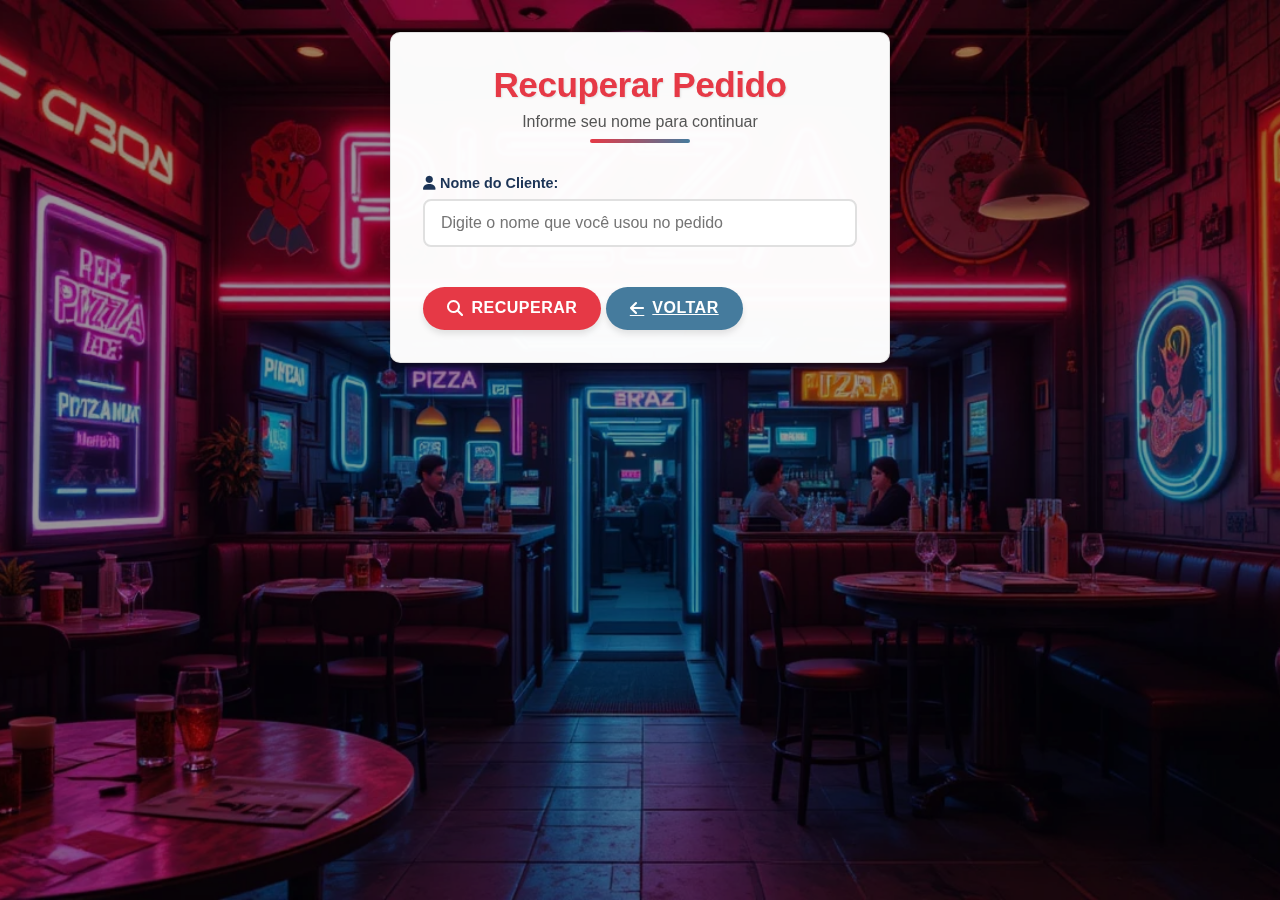
<file: recuperar.html>
<!DOCTYPE html>
<html lang="pt-BR">
<head>
    <meta charset="UTF-8">
    <meta name="viewport" content="width=device-width, initial-scale=1.0">
    <title>Recuperar Pedido</title>
    <link rel="stylesheet" href="styles.css">
    <link rel="stylesheet" href="https://cdnjs.cloudflare.com/ajax/libs/font-awesome/6.4.0/css/all.min.css">
</head>
<body>
    <div class="container">
        <div class="cabecalho">
            <h1 class="titulo">Recuperar Pedido</h1>
            <p class="subtitulo">Informe seu nome para continuar</p>
        </div>

        <div class="grupo-formulario">
            <label for="nomeCliente" class="rotulo">
                <i class="fas fa-user"></i> Nome do Cliente:
            </label>
            <input type="text" id="nomeCliente" class="entrada-pedido" placeholder="Digite o nome que você usou no pedido">
        </div>

        <div id="mensagemFeedback" class="mensagem-feedback erro" style="display: none;"></div>

        <button class="botao principal" onclick="recuperarPedido()">
            <i class="fas fa-search"></i> Recuperar
        </button>

        <a href="index.html" class="botao secundario" style="margin-top: 1rem;">
            <i class="fas fa-arrow-left"></i> Voltar
        </a>
    </div>

    <script>
        function recuperarPedido() {
            const nome = document.getElementById('nomeCliente').value.trim().toLowerCase();
            const pedidos = JSON.parse(localStorage.getItem('todosPedidos')) || [];
            const pedido = pedidos.find(p => p.nomeCliente.toLowerCase() === nome && p.status !== 'ENTREGUE');

            const feedback = document.getElementById('mensagemFeedback');
            if (!pedido) {
                feedback.textContent = 'Pedido não encontrado ou já foi entregue.';
                feedback.classList.remove('sucesso');
                feedback.classList.add('erro');
                feedback.style.display = 'block';
                return;
            }

            localStorage.setItem('pedidoAtual', JSON.stringify(pedido));
            window.location.href = 'resumo.html';
        }
    </script>
</body>
</html>
</file>
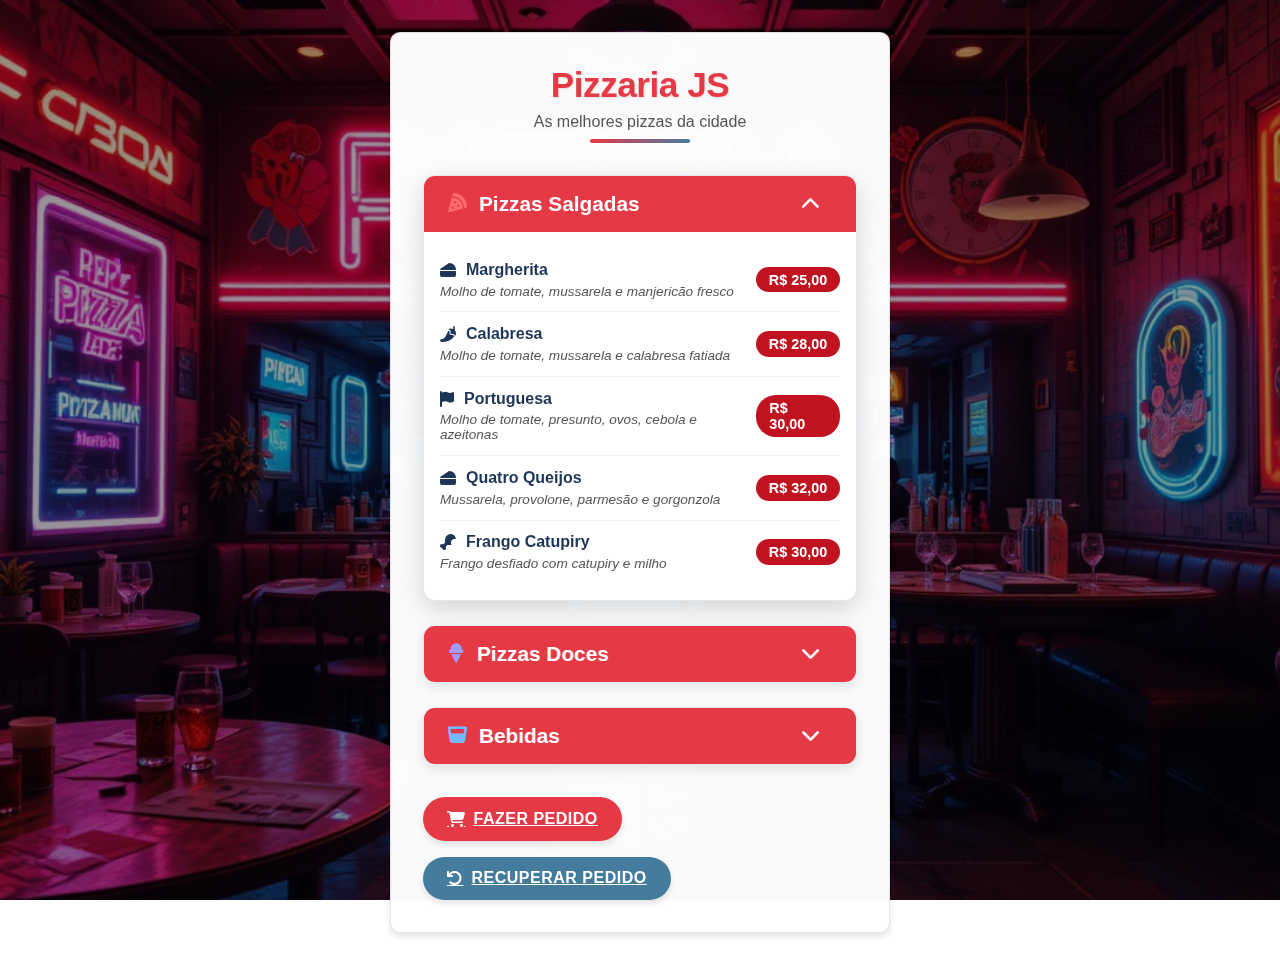
<file: resumo.html>
<!DOCTYPE html>
<html lang="pt-BR">
<head>
    <meta charset="UTF-8">
    <meta name="viewport" content="width=device-width, initial-scale=1.0">
    <title>Pizzaria JS - Resumo do Pedido</title>
    <link rel="stylesheet" href="styles.css">
    <link rel="stylesheet" href="https://cdnjs.cloudflare.com/ajax/libs/font-awesome/6.4.0/css/all.min.css">    
<script>
    // Detecta toque prolongado (simulando recarregar)
    let touchTimer;
    document.addEventListener('touchstart', (e) => {
        touchTimer = setTimeout(() => {
            mensagemBloqueio.classList.add('destaque');
            mensagemBloqueio.scrollIntoView({ behavior: 'smooth' });
        }, 1000);
    });

    document.addEventListener('touchend', () => clearTimeout(touchTimer));
</script>
</head>
<body>
    <div class="container">
        <div class="cabecalho">
            <h1 class="titulo">Resumo do Pedido</h1>
            <p class="subtitulo">Seu pedido está sendo preparado</p>
        </div>

        <div id="resumoPedido">
            <div class="carregador"></div>
        </div>

        <div id="statusAtual" class="status-pedido-container">
            <h3><i class="fas fa-sync-alt"></i> Status do Pedido</h3>
            <div class="barra-progresso">
                <div class="passo ${status >= 1 ? 'ativo' : ''}">
                    <div class="bolha"></div>
                    <span>Recebido</span>
                </div>
                <div class="linha ${status >= 2 ? 'ativo' : ''}"></div>
                <div class="passo ${status >= 2 ? 'ativo' : ''}">
                    <div class="bolha"></div>
                    <span>Preparando</span>
                </div>
                <div class="linha ${status >= 3 ? 'ativo' : ''}"></div>
                <div class="passo ${status >= 3 ? 'ativo' : ''}">
                    <div class="bolha"></div>
                    <span>Enviado</span>
                </div>
                <div class="linha ${status >= 4 ? 'ativo' : ''}"></div>
                <div class="passo ${status >= 4 ? 'ativo' : ''}">
                    <div class="bolha"></div>
                    <span>Entregue</span>
                </div>
            </div>
        </div>
        
        <script>
            // Variável global para o ID do pedido atual
            let pedidoId = null;
            
            // Função para atualizar o status
            function atualizarStatusVisual(status) {
                const steps = document.querySelectorAll('.passo');
                const lines = document.querySelectorAll('.linha');
                
                steps.forEach((step, index) => {
                    step.classList.toggle('ativo', index < status);
                });
                
                lines.forEach((line, index) => {
                    line.classList.toggle('ativo', index < status - 1);
                });
            }
        
            // Configurar atualização em tempo real
            function configurarAtualizacaoTempoReal() {
                if (typeof BroadcastChannel !== 'undefined') {
                    const channel = new BroadcastChannel('atualizacao_status');
                    
                    channel.addEventListener('message', (event) => {
                        if (event.data.id === pedidoId) {
                            atualizarStatusVisual(converterStatusParaNumero(event.data.status));
                            
                            // Mostrar notificação
                            const notificacao = document.createElement('div');
                            notificacao.className = 'mensagem-feedback sucesso';
                            notificacao.innerHTML = `
                                <i class="fas fa-bell"></i> Status atualizado: ${event.data.status}
                            `;
                            document.querySelector('.container').prepend(notificacao);
                            
                            setTimeout(() => {
                                notificacao.style.opacity = '0';
                                setTimeout(() => notificacao.remove(), 500);
                            }, 3000);
                        }
                    });
                }
            }
        
            // Converter status para número
            function converterStatusParaNumero(status) {
                const statusMap = {
                    'RECEBIDO': 1,
                    'PREPARANDO': 2,
                    'ENVIADO': 3,
                    'ENTREGUE': 4
                };
                return statusMap[status] || 1;
            }
        
            // Inicialização
            document.addEventListener('DOMContentLoaded', () => {
                const pedido = JSON.parse(localStorage.getItem('pedidoAtual'));
                if (pedido) {
                    pedidoId = pedido.id;
                    atualizarStatusVisual(converterStatusParaNumero(pedido.status));
                    configurarAtualizacaoTempoReal();
                }
            });
        </script>
        
        <div id="infoEntrega" style="display: none;">
            <!-- Pizzas -->
            <div id="pizzasResumo"></div>
            
            <!-- Bebida -->
            <div class="item-resumo">
                <span><i class="fas fa-glass-whiskey"></i> Bebida:</span>
                <span id="bebidaResumo">-</span>
            </div>
            
            <!-- Taxa e Total -->
            <div class="item-resumo">
                <span><i class="fas fa-truck"></i> Taxa de entrega:</span>
                <span id="taxaEntregaResumo">R$ 0,00</span>
            </div>
            <div class="item-resumo resumo-total">
                <span><i class="fas fa-receipt"></i> Total:</span>
                <span id="totalResumo">R$ 0,00</span>
            </div>
            <div class="item-resumo">
                <span><i class="fas fa-clock"></i> Tempo estimado:</span>
                <span id="tempoEntrega">-</span>
            </div>
        </div>

        <div id="mensagemConfirmacao" class="mensagem-feedback sucesso" style="display: none;"></div>

        <a href="index.html" class="botao principal">
            <i class="fas fa-home"></i> Voltar ao início
        </a>
    </div>

    <script>
        document.addEventListener('DOMContentLoaded', function() {
            const pedido = JSON.parse(localStorage.getItem('pedidoAtual'));
            
            if (!pedido) {
                window.location.href = 'index.html';
                return;
            }

            setTimeout(() => {
                document.querySelector('.carregador').style.display = 'none';
                document.getElementById('infoEntrega').style.display = 'block';

                // Preencher pizzas
                const pizzasContainer = document.getElementById('pizzasResumo');
                pizzasContainer.innerHTML = '<h3 style="margin-bottom: 1rem;"><i class="fas fa-pizza-slice"></i> Pizzas</h3>';
                
                pedido.pizzas.forEach((pizza, index) => {
                    const pizzaDiv = document.createElement('div');
                    pizzaDiv.className = 'card-pizza';
                    pizzaDiv.innerHTML = `
                        <h4>Pizza ${index + 1}</h4>
                        <div class="item-resumo">
                            <span>Sabor:</span>
                            <span>${pizza.sabor}</span>
                        </div>
                        <div class="item-resumo">
                            <span>Tamanho:</span>
                            <span>${pizza.tamanho}</span>
                        </div>
                        <div class="item-resumo">
                            <span>Borda:</span>
                            <span>${pizza.borda}</span>
                        </div>
                        <div class="item-resumo">
                            <span>Preço:</span>
                            <span>R$ ${pizza.preco}</span>
                        </div>
                    `;
                    pizzasContainer.appendChild(pizzaDiv);
                });

                // Preencher demais informações
                document.getElementById('bebidaResumo').textContent = 
                    `${pedido.bebida.nome} (R$ ${pedido.bebida.preco})`;
                document.getElementById('taxaEntregaResumo').textContent = 
                    `R$ ${pedido.taxaEntrega}`;
                document.getElementById('totalResumo').textContent = 
                    `R$ ${pedido.total}`;
                document.getElementById('tempoEntrega').textContent = 
                    `${pedido.tempoEntrega} minutos`;

                // Mensagem de confirmação
                const mensagem = document.getElementById('mensagemConfirmacao');
                mensagem.textContent = `Pedido #${pedido.id.toString().slice(-4)} confirmado! Entregaremos em ${pedido.cidade} em aproximadamente ${pedido.tempoEntrega} minutos.`;
                mensagem.style.display = 'block';
            }, 1500);
        });
    </script>
    <script>
        // Elemento global da mensagem
        let mensagemBloqueio = null;
        let channel = null;
    
        function configurarMensagem() {
            mensagemBloqueio = document.createElement('div');
            mensagemBloqueio.id = 'aviso-bloqueio';
            mensagemBloqueio.innerHTML = `
                <i class="fas fa-exclamation-triangle"></i>
                <span>Seu pedido ainda não foi entregue. Por favor, aguarde!</span>
            `;
            document.getElementById('statusAtual').appendChild(mensagemBloqueio);
        }
    
        function removerBloqueios() {
            // Remove todos os event listeners
            window.onbeforeunload = null;
            document.removeEventListener('keydown', bloquearRecarregamento);
            
            if (channel) {
                channel.close();
            }
    
            // Atualiza a mensagem para "entregue"
            if (mensagemBloqueio) {
                mensagemBloqueio.innerHTML = `
                    <i class="fas fa-check-circle"></i>
                    <span>Pedido entregue! Obrigado e volte sempre!</span>
                `;
                mensagemBloqueio.classList.add('entregue');
            }
        }
    
        function bloquearRecarregamento(e) {
            if (e.key === 'F5' || (e.ctrlKey && e.key === 'r')) {
                e.preventDefault();
                if (mensagemBloqueio) {
                    mensagemBloqueio.classList.add('destaque');
                    mensagemBloqueio.scrollIntoView({ behavior: 'smooth' });
                    setTimeout(() => mensagemBloqueio.classList.remove('destaque'), 2000);
                }
            }
        }
    
        function verificarStatusInicial() {
            const pedido = JSON.parse(localStorage.getItem('pedidoAtual'));
            
            if (!pedido) {
                window.location.href = 'index.html';
                return false;
            }
    
            if (pedido.status === 'ENTREGUE') {
                removerBloqueios();
                return false;
            }
    
            return true;
        }
    
        function monitorarAtualizacoes() {
            if (typeof BroadcastChannel !== 'undefined') {
                channel = new BroadcastChannel('atualizacao_status');
                
                channel.addEventListener('message', (event) => {
                    const pedido = JSON.parse(localStorage.getItem('pedidoAtual'));
                    if (pedido && event.data.id === pedido.id && event.data.status === 'ENTREGUE') {
                        removerBloqueios();
                    }
                });
            }
        }
    
        // Inicialização
        document.addEventListener('DOMContentLoaded', () => {
            if (verificarStatusInicial()) {
                configurarMensagem();
                monitorarAtualizacoes();
                
                window.addEventListener('beforeunload', (e) => {
                    if (mensagemBloqueio && !mensagemBloqueio.classList.contains('entregue')) {
                        e.preventDefault();
                        mensagemBloqueio.classList.add('destaque');
                        mensagemBloqueio.scrollIntoView({ behavior: 'smooth' });
                        setTimeout(() => mensagemBloqueio.classList.remove('destaque'), 2000);
                        return "Seu pedido ainda não foi entregue. Você será redirecionado de volta.";
                    }
                });
    
                document.addEventListener('keydown', bloquearRecarregamento);
            }
        });
    </script>
</body>
</html>
</file>
<file: styles.css>
:root {
    --cor-primaria: #e63946;
    --cor-primaria-escura: #c1121f;
    --cor-secundaria: #457b9d;
    --cor-secundaria-escura: #1d3557;
    --cor-clara: #f1faee;
    --cor-escura: #1d3557;
    --cor-fundo: #f8f9fa;
    --cor-texto: #333;
    --cor-texto-claro: #555;
    --sombra: 0 4px 6px rgba(0, 0, 0, 0.1);
    --transicao: all 0.3s cubic-bezier(0.25, 0.8, 0.25, 1);
  }
  
  * {
    box-sizing: border-box;
    margin: 0;
    padding: 0;
  }
  
  html,
  body {
    min-height: 100vh;
    font-family: 'Segoe UI', Roboto, Oxygen, Ubuntu, Cantarell, 'Open Sans', 'Helvetica Neue', sans-serif;
    color: var(--cor-texto);
    margin: 0;
    padding: 0;
    overflow-x: hidden;
  }
  
  body {
    background: url('fundo.png') no-repeat center center fixed;
    background-size: cover;
    position: relative;
  }
  
  body::after {
    content: '';
    position: fixed;
    top: 0;
    left: 0;
    width: 100%;
    height: 100%;
    background-color: rgba(0, 0, 0, 0.4);
    z-index: -1;
  }
  
  .container {
    width: 100%;
    max-width: 500px;
    background-color: rgba(255, 255, 255, 0.98);
    border: 1px solid rgba(0, 0, 0, 0.1);
    box-shadow: var(--sombra);
    border-radius: 10px;
    padding: 2rem;
    margin: 2rem auto;
    transform: translateY(0);
    transition: var(--transicao);
    position: relative;
    overflow: hidden;
  }
  
  .container:hover {
    transform: translateY(-5px);
    box-shadow: 0 10px 20px rgba(0, 0, 0, 0.15);
  }
  
  .cabecalho {
    text-align: center;
    margin-bottom: 2rem;
    position: relative;
  }
  
  .cabecalho::after {
    content: '';
    display: block;
    width: 100px;
    height: 4px;
    background: linear-gradient(to right, var(--cor-primaria), var(--cor-secundaria));
    margin: 0.5rem auto;
    border-radius: 2px;
  }
  
  .titulo {
    font-size: 2.2rem;
    color: var(--cor-primaria);
    font-weight: 700;
    margin-bottom: 0.5rem;
    letter-spacing: -0.5px;
    text-shadow: 1px 1px 2px rgba(0, 0, 0, 0.1);
  }
  
  .subtitulo {
    font-size: 1rem;
    color: var(--cor-texto-claro);
    font-weight: 400;
  }
  
  .botao {
    display: inline-flex;
    align-items: center;
    justify-content: center;
    padding: 0.8rem 1.5rem;
    font-size: 1rem;
    font-weight: 600;
    border: none;
    border-radius: 50px;
    cursor: pointer;
    transition: var(--transicao);
    box-shadow: var(--sombra);
    text-transform: uppercase;
    letter-spacing: 0.5px;
  }
  
  .botao.principal {
    background-color: var(--cor-primaria);
    color: white;
  }
  
  .botao.principal:hover {
    background-color: var(--cor-primaria-escura);
    transform: translateY(-2px);
    box-shadow: 0 7px 14px rgba(230, 57, 70, 0.3);
  }
  
  .botao.secundario {
    background-color: var(--cor-secundaria);
    color: white;
  }
  
  .botao.secundario:hover {
    background-color: var(--cor-secundaria-escura);
    transform: translateY(-2px);
    box-shadow: 0 7px 14px rgba(69, 123, 157, 0.3);
  }
  
  .campo_funcionario {
    display: flex;
    align-items: center;
    justify-content: center;
    margin-bottom: 1rem;
    padding: 0.8rem 1.5rem;
    width: 100%;
    font-size: 1rem;
    font-weight: 600;
    border: none;
    border-radius: 50px;
    cursor: pointer;
    transition: var(--transicao);
    box-shadow: var(--sombra);
    text-transform: uppercase;
    letter-spacing: 0.5px;
  }
  
  .botao i {
    margin-right: 8px;
  }
  
  .grupo-formulario {
    margin-bottom: 1.5rem;
    position: relative;
  }
  
  .rotulo {
    display: block;
    margin-bottom: 0.5rem;
    font-weight: 600;
    color: var(--cor-escura);
    font-size: 0.9rem;
  }
  
  .entrada-pedido,
  .selecao {
    width: 100%;
    padding: 0.8rem 1rem;
    border: 2px solid #e0e0e0;
    border-radius: 8px;
    font-size: 1rem;
    transition: var(--transicao);
    background-color: white;
    color: #4a5568;
  }
  
  .entrada-pedido:focus,
  .selecao:focus {
    border-color: var(--cor-primaria);
    outline: none;
    box-shadow: 0 0 0 3px rgba(230, 57, 70, 0.2);
  }
  
  .selecao {
    appearance: none;
    background-image: url("data:image/svg+xml;charset=UTF-8,%3csvg xmlns='http://www.w3.org/2000/svg' viewBox='0 0 24 24' fill='none' stroke='currentColor' stroke-width='2' stroke-linecap='round' stroke-linejoin='round'%3e%3cpolyline points='6 9 12 15 18 9'%3e%3c/polyline%3e%3c/svg%3e");
    background-repeat: no-repeat;
    background-position: right 1rem center;
    background-size: 1em;
  }
  
  .card-pizza {
    background: white;
    border-radius: 10px;
    padding: 1.5rem;
    margin-bottom: 1.5rem;
    box-shadow: var(--sombra);
    transition: var(--transicao);
    position: relative;
    overflow: hidden;
    border: 1px solid #e2e8f0;
  }
  
  .card-pizza:hover {
    transform: translateY(-3px);
    box-shadow: 0 7px 14px rgba(0, 0, 0, 0.1);
  }
  
  .card-pizza h3 {
    color: var(--cor-primaria);
    margin-bottom: 1rem;
    display: flex;
    align-items: center;
    justify-content: space-between;
  }
  
  .remover-pizza {
    background-color: #ff4d4d;
    color: white;
    border: none;
    border-radius: 50px;
    padding: 0.5rem 1rem;
    font-size: 0.8rem;
    cursor: pointer;
    transition: var(--transicao);
    display: inline-flex;
    align-items: center;
  }
  
  .remover-pizza:hover {
    background-color: #cc0000;
    transform: scale(1.05);
  }
  
  .item-resumo {
    display: flex;
    justify-content: space-between;
    padding: 0.5rem 0;
    border-bottom: 1px solid #eee;
  }
  
  .resumo-total {
    font-weight: 700;
    font-size: 1.2rem;
    color: var(--cor-primaria);
    margin-top: 1rem;
  }
  
  .mensagem-feedback {
    padding: 1rem;
    margin: 1rem 0;
    border-radius: 8px;
    text-align: center;
    display: none;
    animation: fadeIn 0.5s ease;
    border-left: 4px solid transparent;
  }
  
  .mensagem-feedback.sucesso {
    background-color: rgba(46, 204, 113, 0.3);
    color: #27ae60;
    border-left-color: #27ae60;
  }
  
  .mensagem-feedback.erro {
    background-color: rgba(231, 76, 60, 0.3);
    color: #c0392b;
    border-left-color: #c0392b;
  }
  
  @keyframes fadeIn {
    from {
      opacity: 0;
      transform: translateY(10px);
    }
    to {
      opacity: 1;
      transform: translateY(0);
    }
  }
  
  @keyframes slideIn {
    from {
      transform: translateX(100%);
      opacity: 0;
    }
    to {
      transform: translateX(0);
      opacity: 1;
    }
  }
  
  @keyframes slideOut {
    from {
      transform: translateX(0);
      opacity: 1;
    }
    to {
      transform: translateX(-100%);
      opacity: 0;
    }
  }
  
  .card-pizza.removing {
    animation: slideOut 0.5s ease forwards;
  }
  
  .container-foguete {
    position: fixed;
    top: 0;
    left: 0;
    width: 100%;
    height: 100%;
    display: flex;
    justify-content: center;
    align-items: center;
    background-color: rgba(0, 0, 0, 0.8);
    z-index: 1000;
    opacity: 0;
    pointer-events: none;
    transition: opacity 0.5s ease;
  }
  
  .container-foguete.active {
    opacity: 1;
    pointer-events: auto;
  }
  
  .foguete {
    font-size: 5rem;
    animation: launch 2s ease forwards;
    transform: translateY(100vh);
  }
  
  @keyframes launch {
    0% {
      transform: translateY(100vh) rotate(0deg);
    }
    30% {
      transform: translateY(50vh) rotate(-10deg);
    }
    100% {
      transform: translateY(-100vh) rotate(-30deg);
    }
  }
  
  .carregador {
    width: 50px;
    height: 50px;
    border: 5px solid #f3f3f3;
    border-top: 5px solid var(--cor-primaria);
    border-radius: 50%;
    animation: spin 1s linear infinite;
    margin: 2rem auto;
  }
  
  @keyframes spin {
    0% {
      transform: rotate(0deg);
    }
    100% {
      transform: rotate(360deg);
    }
  }
  
  .cardapio {
    margin: 2rem 0;
    display: grid;
    gap: 1.5rem;
  }
  
  .secao-cardapio {
    background: white;
    border-radius: 12px;
    overflow: hidden;
    box-shadow: 0 4px 12px rgba(0, 0, 0, 0.1);
    transition: all 0.3s ease;
    border: 1px solid #e2e8f0;
  }
  
  .secao-cardapio:hover {
    transform: translateY(-5px);
    box-shadow: 0 8px 16px rgba(0, 0, 0, 0.15);
  }
  
  .cabecalho-secao {
    display: flex;
    align-items: center;
    padding: 1rem 1.5rem;
    background: var(--cor-primaria);
    color: white;
    cursor: pointer;
    user-select: none;
  }
  
  .cabecalho-secao i {
    font-size: 1.2rem;
    margin-right: 12px;
    transition: transform 0.3s ease;
  }
  
  .cabecalho-secao h2 {
    margin: 0;
    font-size: 1.3rem;
    flex-grow: 1;
  }
  
  .cabecalho-secao .fa-chevron-down {
    transition: all 0.3s ease;
  }
  
  .conteudo-secao {
    max-height: 0;
    overflow: hidden;
    transition: max-height 0.5s ease, padding 0.3s ease;
  }
  
  .conteudo-secao.ativo {
    max-height: 1000px;
    padding: 1rem;
  }
  
  .item-cardapio {
    display: flex;
    justify-content: space-between;
    align-items: center;
    padding: 0.8rem 0;
    border-bottom: 1px solid #f0f0f0;
    transition: all 0.2s ease;
  }
  
  .item-cardapio:last-child {
    border-bottom: none;
  }
  
  .item-cardapio:hover {
    transform: translateX(5px);
  }
  
  .nome-item {
    font-weight: 600;
    color: var(--cor-escura);
    display: flex;
    align-items: center;
    gap: 10px;
  }
  
  .preco-item {
    background: var(--cor-primaria-escura);
    color: white;
    padding: 0.3rem 0.8rem;
    border-radius: 20px;
    font-weight: 700;
    font-size: 0.9rem;
  }
  
  .descricao-item {
    font-size: 0.85rem;
    color: var(--cor-texto-claro);
    margin-top: 0.3rem;
    font-style: italic;
  }
  
  .icone-pizza {
    color: #ff6b6b;
  }
  
  .icone-bebida {
    color: #74b9ff;
  }
  
  .icone-doce {
    color: #a29bfe;
  }
  
  @keyframes pulse {
    0% {
      transform: scale(1);
    }
    50% {
      transform: scale(1.05);
    }
    100% {
      transform: scale(1);
    }
  }
  
  .efeito-pulsar {
    animation: pulse 2s infinite;
  }
  
  .confetti {
    position: fixed;
    width: 10px;
    height: 10px;
    background-color: #f00;
    opacity: 0;
    z-index: 999;
    animation: confetti 5s ease-in-out;
  }
  
  @keyframes confetti {
    0% {
      transform: translateY(0) rotate(0deg);
      opacity: 1;
    }
    100% {
      transform: translateY(100vh) rotate(720deg);
      opacity: 0;
    }
  }
  
  .card-pedido.novo {
    animation: aparecer 0.5s ease;
  }
  
  @keyframes aparecer {
    from {
      opacity: 0;
      transform: translateY(20px);
    }
    to {
      opacity: 1;
      transform: translateY(0);
    }
  }
  
  @keyframes slideIn {
    from {
      transform: translateY(20px);
      opacity: 0;
    }
    to {
      transform: translateY(0);
      opacity: 1;
    }
  }
  
  @keyframes slideOut {
    from {
      transform: translateX(0);
      opacity: 1;
    }
    to {
      transform: translateX(-100%);
      opacity: 0;
    }
  }
  
  .card-pedido {
    animation: slideIn 0.5s ease;
  }
  
  .card-pedido.removing {
    animation: slideOut 0.5s ease forwards;
  }
  
  .card-pedido {
    background: white;
    border-radius: 10px;
    padding: 1.5rem;
    margin-bottom: 1.5rem;
    box-shadow: 0 2px 8px rgba(0, 0, 0, 0.1);
    transition: all 0.3s ease;
  }
  
  .detalhes-pedido {
    margin: 1rem 0;
    padding: 1rem;
    background-color: #f8f9fa;
    border-radius: 8px;
  }
  
  .grupo-detalhes {
    margin-bottom: 1.5rem;
  }
  
  .grupo-detalhes h4 {
    margin-bottom: 0.5rem;
    color: var(--cor-secundaria);
    display: flex;
    align-items: center;
    gap: 0.5rem;
  }
  
  .item-detalhe {
    display: flex;
    justify-content: space-between;
    padding: 0.5rem 0;
    border-bottom: 1px dashed #e0e0e0;
    font-size: 0.9rem;
  }
  
  .item-detalhe.resumo-total {
    font-weight: bold;
    color: var(--cor-primaria);
    border-bottom: none;
    margin-top: 0.5rem;
  }
  
  .card-pedido {
    background: white;
    border-radius: 10px;
    padding: 1.5rem;
    margin-bottom: 1.5rem;
    box-shadow: var(--sombra);
    border: 1px solid #e2e8f0;
    transition: all 0.3s ease;
  }
  
  .cabecalho-pedido {
    display: flex;
    justify-content: space-between;
    align-items: center;
    margin-bottom: 1rem;
    padding-bottom: 0.5rem;
    border-bottom: 1px solid #eee;
  }
  
  .info-pedido {
    display: grid;
    grid-template-columns: repeat(auto-fit, minmax(150px, 1fr));
    gap: 1rem;
    margin-bottom: 1rem;
    font-size: 0.9rem;
  }
  
  .pizzas-pedido {
    margin: 1rem 0;
  }
  
  .item-pizza {
    display: flex;
    justify-content: space-between;
    padding: 0.5rem 0;
    border-bottom: 1px dashed #eee;
    font-size: 0.9rem;
  }
  
  .acoes-pedido {
    display: flex;
    gap: 0.5rem;
    margin-top: 1rem;
  }
  
  .status-pedido {
    padding: 0.3rem 0.8rem;
    border-radius: 20px;
    font-size: 0.8rem;
    font-weight: bold;
  }
  
  .status-pedido.recebido {
    background-color: #ffeaa7;
    color: #6b5a00;
  }
  
  .status-pedido.preparando {
    background-color: #74b9ff;
    color: #0a3d62;
  }
  
  .status-pedido.enviado {
    background-color: #55efc4;
    color: #006644;
  }
  
  .status-pedido.entregue {
    background-color: #a29bfe;
    color: white;
  }
  
  .data-pedido {
    font-size: 0.8rem;
    color: var(--cor-texto-claro);
  }
  
  .botao.pequeno.perigo {
    background-color: #e63946;
    color: white;
    border: none;
  }
  
  .botao.pequeno.perigo:hover {
    background-color: #c1121f;
  }
  
  .fade-out {
    opacity: 0;
    transition: opacity 0.3s ease;
  }
  
  .grupo-formulario {
    margin-bottom: 1.5rem;
  }
  
  .entrada-pedido[type="password"] {
    letter-spacing: 0.2em;
    font-family: monospace;
  }
  
  .botao-logout {
    margin-top: 1rem;
    background-color: var(--cor-escura);
  }
  
  .resumo-financeiro {
    display: grid;
    grid-template-columns: repeat(auto-fit, minmax(250px, 1fr));
    gap: 1.5rem;
    margin: 2rem 0;
  }
  
  .card-financeiro {
    background: white;
    border-radius: 10px;
    padding: 1.5rem;
    box-shadow: var(--sombra);
    border-top: 4px solid;
  }
  
  .card-financeiro h3 {
    margin-top: 0;
    display: flex;
    align-items: center;
    gap: 0.5rem;
    color: var(--cor-texto);
  }
  
  .card-financeiro .valor {
    font-size: 1.8rem;
    font-weight: bold;
    margin: 1rem 0;
  }
  
  .card-financeiro .detalhes {
    display: flex;
    flex-direction: column;
    gap: 0.5rem;
    font-size: 0.9rem;
    color: var(--cor-texto-claro);
  }
  
  .receita {
    border-color: #2ecc71;
  }
  
  .gastos {
    border-color: #e74c3c;
  }
  
  .lucro {
    border-color: #3498db;
  }
  
  .reserva {
    border-color: #f39c12;
  }
  
  .receita .valor {
    color: #2ecc71;
  }
  
  .gastos .valor {
    color: #e74c3c;
  }
  
  .lucro .valor {
    color: #3498db;
  }
  
  .reserva .valor {
    color: #f39c12;
  }
  
  .acoes {
    display: flex;
    justify-content: space-between;
    margin-top: 2rem;
  }
  
  .status-pedido-container {
    margin: 2rem 0;
    padding: 1.5rem;
    background: white;
    border-radius: 10px;
    box-shadow: var(--sombra);
  }
  
  .barra-progresso {
    display: flex;
    align-items: center;
    justify-content: space-between;
    margin-top: 1rem;
    position: relative;
  }
  
  .passo {
    display: flex;
    flex-direction: column;
    align-items: center;
    z-index: 2;
  }
  
  .passo span {
    margin-top: 0.5rem;
    font-size: 0.9rem;
    color: var(--cor-texto-claro);
  }
  
  .passo.ativo span {
    color: var(--cor-texto);
    font-weight: 600;
  }
  
  .bolha {
    width: 20px;
    height: 20px;
    border-radius: 50%;
    background: #e0e0e0;
    border: 3px solid #f5f5f5;
  }
  
  .passo.ativo .bolha {
    background: var(--cor-primaria);
    border-color: #ffecec;
  }
  
  .linha {
    height: 3px;
    background: #e0e0e0;
    flex-grow: 1;
    margin: 0 -5px;
  }
  
  .linha.ativo {
    background: var(--cor-primaria);
  }
  
  .passo .bolha,
  .linha {
    transition: all 0.5s ease;
  }
  
  .mensagem-feedback {
    transition: opacity 0.5s ease;
  }
  
  #aviso-bloqueio {
    background-color: rgba(230, 57, 70, 0.15);
    border-left: 4px solid var(--cor-primaria);
    padding: 1rem;
    margin-top: 1.5rem;
    border-radius: 8px;
    display: flex;
    align-items: center;
    gap: 10px;
    color: var(--cor-texto);
    transition: all 0.3s ease;
  }
  
  #aviso-bloqueio i {
    font-size: 1.2rem;
  }
  
  #aviso-bloqueio.destaque {
    background-color: rgba(230, 57, 70, 0.25);
    animation: pulse 1.5s infinite;
  }
  
  #aviso-bloqueio.entregue {
    background-color: rgba(46, 204, 113, 0.25);
    border-left-color: #2ecc71;
  }
  
  @keyframes pulse {
    0% {
      transform: scale(1);
    }
    50% {
      transform: scale(1.02);
    }
    100% {
      transform: scale(1);
    }
  }
  
  #limparEntregues {
    margin-top: 1rem;
    background-color: #e63946;
    border: none;
  }
  
  #limparEntregues:hover {
    background-color: #c1121f;
    transform: translateY(-2px);
  }
  
  .mensagem-feedback.fade-out {
    opacity: 0;
    transition: opacity 0.5s ease;
  }
</file>
